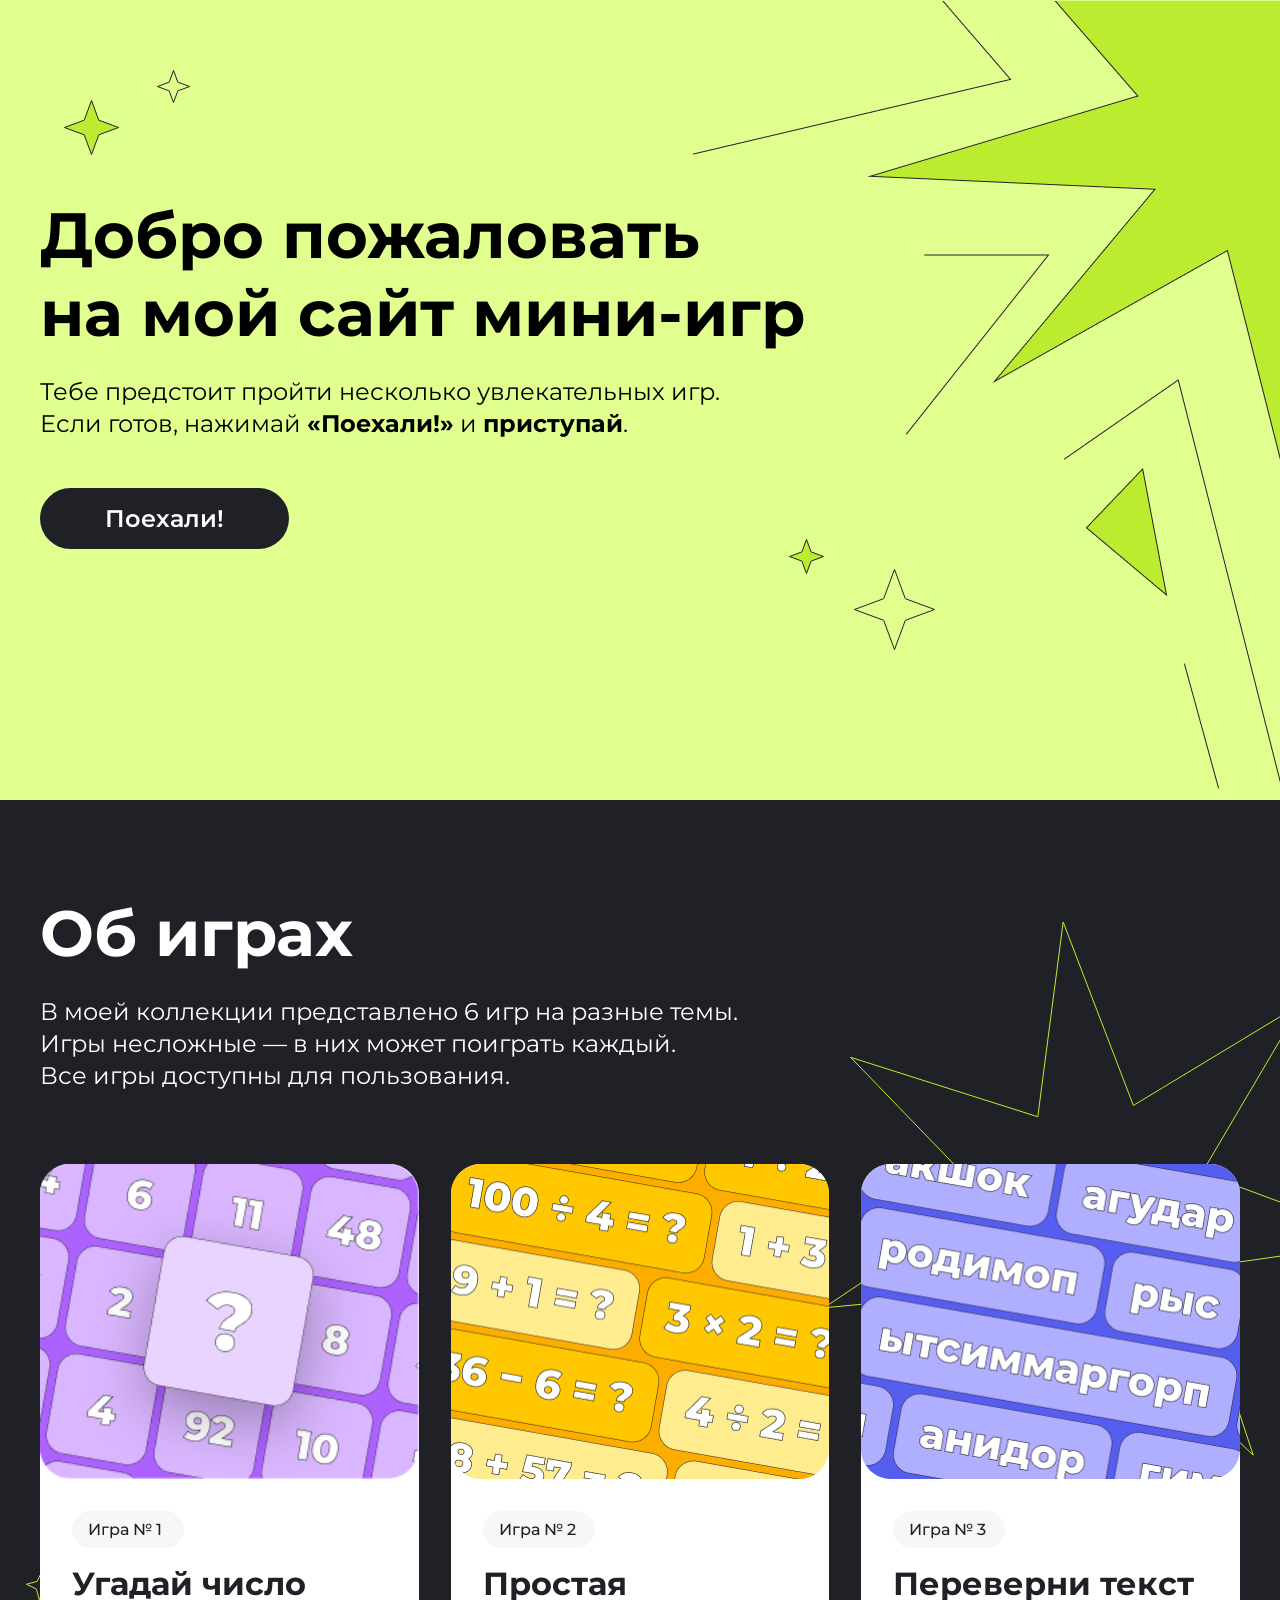
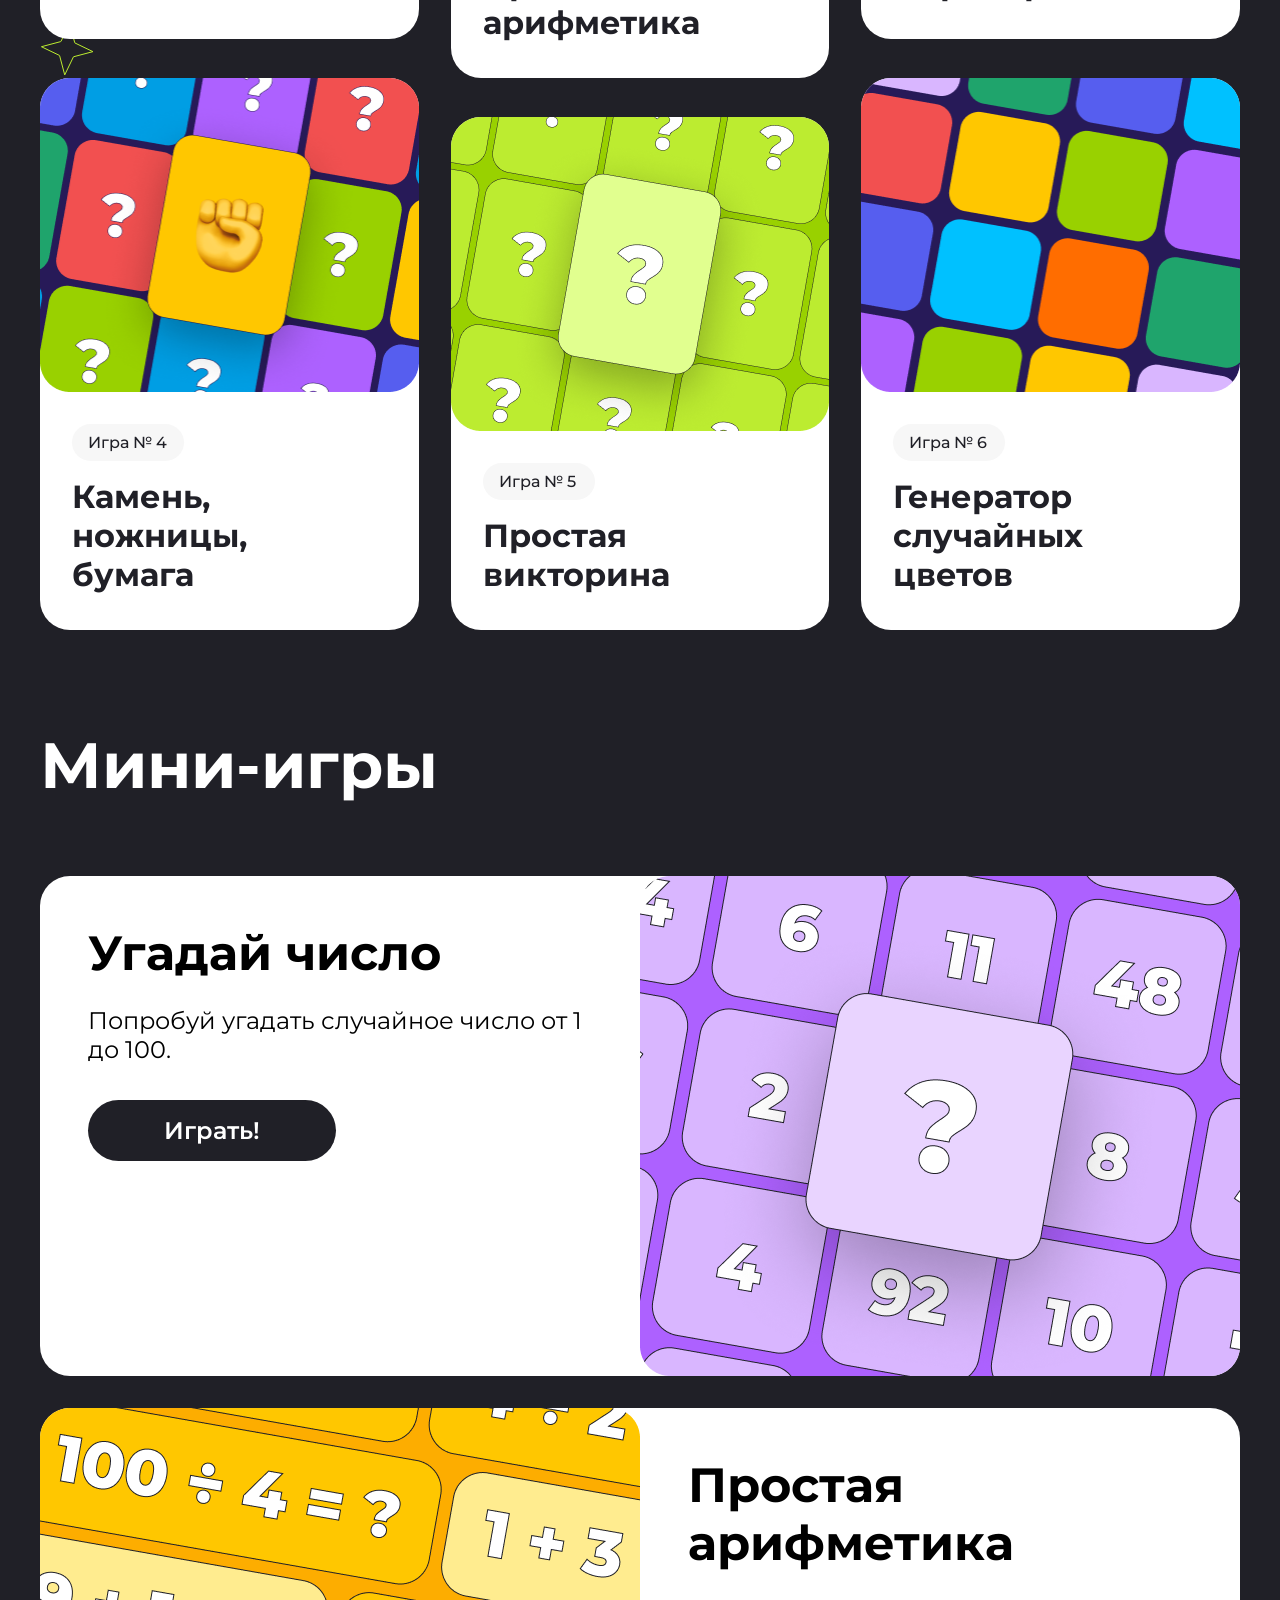
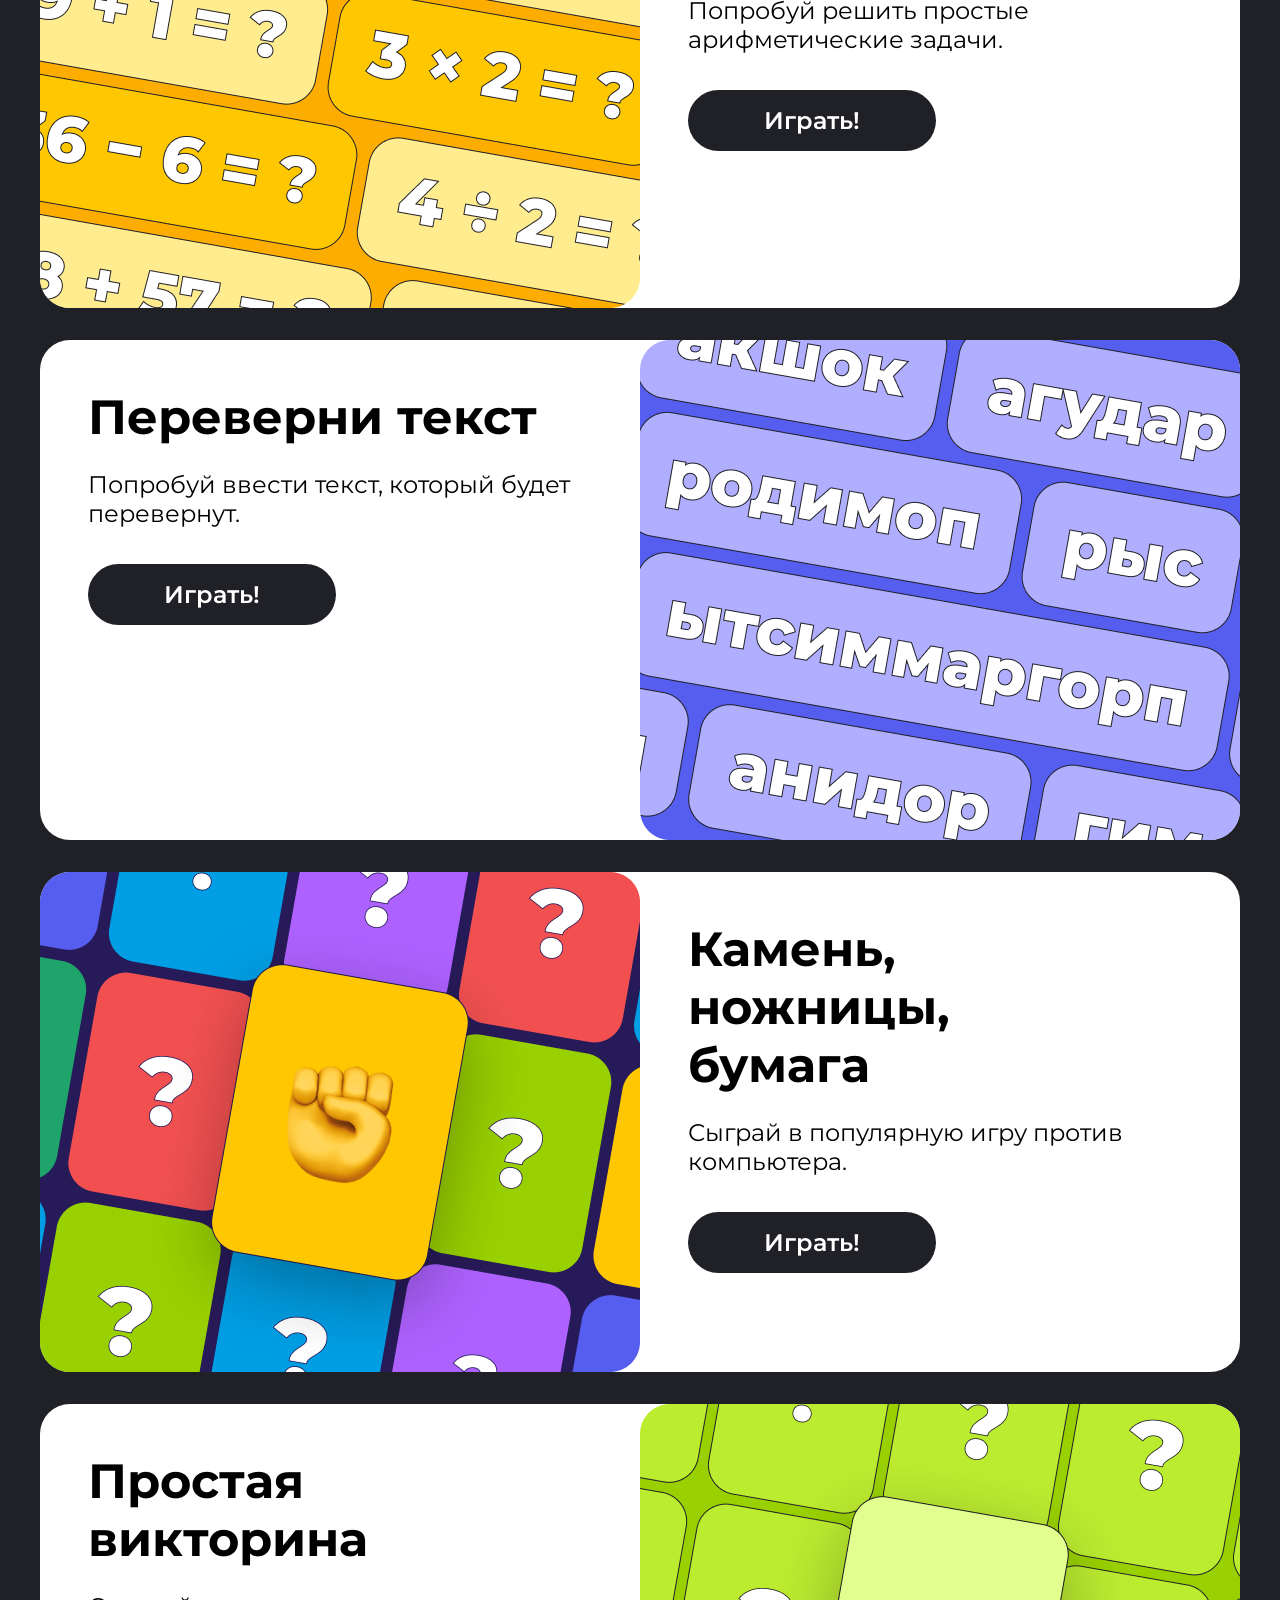
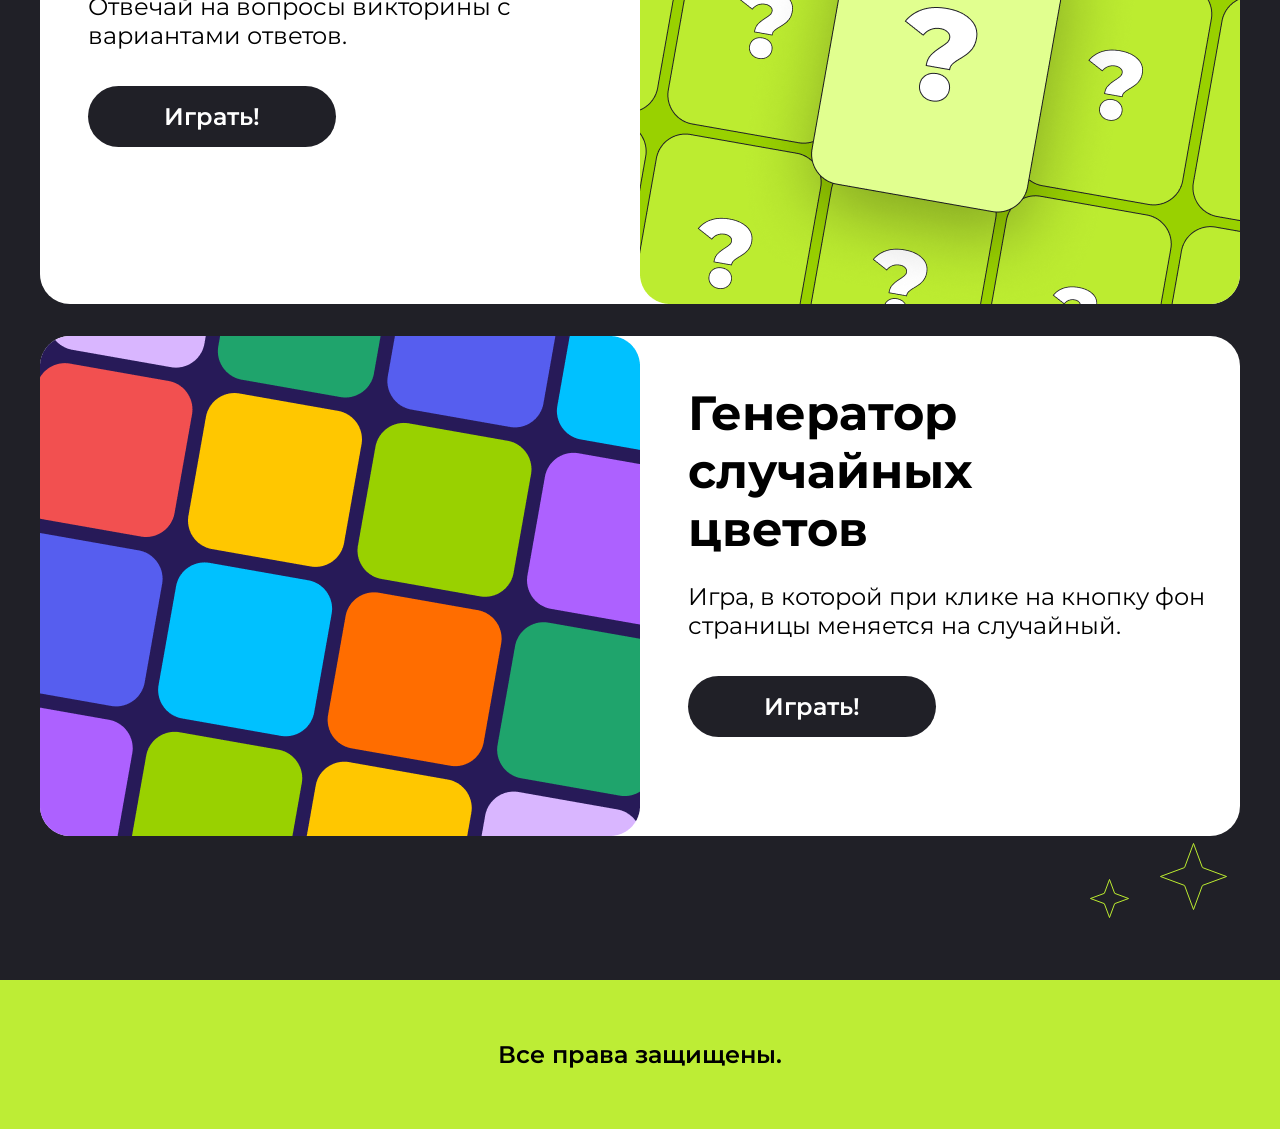
<file: index.html>
<!DOCTYPE html>
<html lang="ru">

<head>
    <meta charset="UTF-8">
    <meta name="viewport" content="width=device-width, initial-scale=1.0">
    <title>Document</title>

    <link rel="stylesheet" href="style.css">
    <link rel="preconnect" href="https://fonts.googleapis.com">
    <link rel="preconnect" href="https://fonts.gstatic.com" crossorigin>
    <link
        href="https://fonts.googleapis.com/css2?family=Libertinus+Math&family=Montserrat:ital,wght@0,100..900;1,100..900&display=swap"
        rel="stylesheet">
</head>

<body>
    <header class="header center">

        <h1 class="header__title">Добро пожаловать<br>на мой сайт мини-игр</h1>
        <p class="header__text">Тебе предстоит пройти несколько увлекательных игр.<br>Если готов, нажимай
            <strong>«Поехали!»</strong> и
            <strong>приступай</strong>.
        </p>
        <a href="#about-games" class="header__btn header__btn--desktop">Поехали!</a>
        <a href="#games" class="header__btn header__btn--mobile">Поехали!</a>
        <div class="header__star3"></div>
        <div class="header__star4"></div>
        <div class="header__star5"></div>
    </header>
    <div class="body center" id="about-games">
        <h2 class="body__title">Об играх</h2>
        <p class="body__text">В моей коллекции представлено 6 игр на разные темы.<br>Игры несложные — в них может
            поиграть
            каждый.<br>Все игры доступны для пользования.</p>

        <div class="body__about">
            <a href="#game-1" class="body__cart body__cart_small">
                <img src="image/about/Обложка.png" alt="cart">
                <p class="body__number">Игра № 1</p>
                <h3 class="body__name">Угадай число</h3>
            </a>
            <a href="#game-2" class="body__cart body__cart_big">
                <img src="image/about/Обложка1.png" alt="cart">
                <p class="body__number">Игра № 2</p>
                <h3 class="body__name">Простая<br>арифметика</h3>
            </a>
            <a href="#game-3" class="body__cart body__cart_small">
                <img src="image/about/Обложка2.png" alt="cart">
                <p class="body__number">Игра № 3</p>
                <h3 class="body__name">Переверни текст</h3>
            </a>
            <a href="#game-4" class="body__cart body__cart_big">
                <img src="image/about/Обложка3.png" alt="cart">
                <p class="body__number">Игра № 4</p>
                <h3 class="body__name">Камень,<br>ножницы,<br>бумага</h3>
            </a>
            <a href="#game-5" class="body__cart body__cart_small body__cart_order">
                <img src="image/about/Обложка4.png" alt="cart">
                <p class="body__number">Игра № 5</p>
                <h3 class="body__name">Простая<br>викторина</h3>
            </a>
            <a href="#game-6" class="body__cart body__cart_big body__cart_order">
                <img src="image/about/Обложка5.png" alt="cart">
                <p class="body__number">Игра № 6</p>
                <h3 class="body__name">Генератор<br>случайных<br>цветов</h3>
            </a>
        </div>
    </div>

    <div class="game center" id="games">
        <h2 class="game__title">Мини-игры</h2>
        <div class="game__container">
            <div class="game__cart game__cart_right" id="game-1">
                <img class="game__img" src="image/mini-game/Обложкакарточки1.png" alt="Обложка карточки">
                <div class="game__block game__block_right">
                    <h3 class="game__text">Угадай число</h3>
                    <p class="game__description">Попробуй угадать случайное число от 1 до 100.</p>
                    <a class="game__btn" href="#">Играть!</a>
                </div>
            </div>
            <div class="game__cart" id="game-2">
                <img class="game__img" src="image/mini-game/Обложкакарточки2.png" alt="Обложка карточки">
                <div class="game__block">
                    <h3 class="game__text">Простая<br>арифметика</h3>
                    <p class="game__description">Попробуй решить простые арифметические задачи.</p>
                    <a class="game__btn" href="#">Играть!</a>
                </div>
            </div>
            <div class="game__cart game__cart_right" id="game-3">
                <img class="game__img" src="image/mini-game/Обложкакарточки3.png" alt="Обложка карточки">
                <div class="game__block game__block_right">
                    <h3 class="game__text">Переверни текст</h3>
                    <p class="game__description">Попробуй ввести текст, который будет перевернут.</p>
                    <a class="game__btn" href="#">Играть!</a>
                </div>
            </div>
            <div class="game__cart" id="game-4">
                <img class="game__img" src="image/mini-game/Обложкакарточки4.png" alt="Обложка карточки">
                <div class="game__block">
                    <h3 class="game__text">Камень,<br>ножницы,<br>бумага</h3>
                    <p class="game__description">Сыграй в популярную игру против компьютера.</p>
                    <a class="game__btn" href="#">Играть!</a>
                </div>
            </div>
            <div class="game__cart game__cart_right" id="game-5">
                <img class="game__img" src="image/mini-game/Обложкакарточки5.png" alt="Обложка карточки">
                <div class="game__block game__block_right">
                    <h3 class="game__text">Простая<br>викторина</h3>
                    <p class="game__description">Отвечай на вопросы викторины с вариантами ответов.</p>
                    <a class="game__btn" href="#">Играть!</a>
                </div>
            </div>
            <div class="game__cart" id="game-6">
                <img class="game__img" src="image/mini-game/Обложкакарточки6.png" alt="Обложка карточки">
                <div class="game__block">
                    <h3 class="game__text">Генератор<br>случайных<br>цветов</h3>
                    <p class="game__description">Игра, в которой при клике на кнопку фон страницы меняется на случайный.
                    </p>
                    <a class="game__btn" href="#">Играть!</a>
                </div>
            </div>
        </div>

    </div>

    <footer class="footer center">
        <h2 class="footer__text">Все права защищены.</h2>
    </footer>
</body>

</html>
</file>
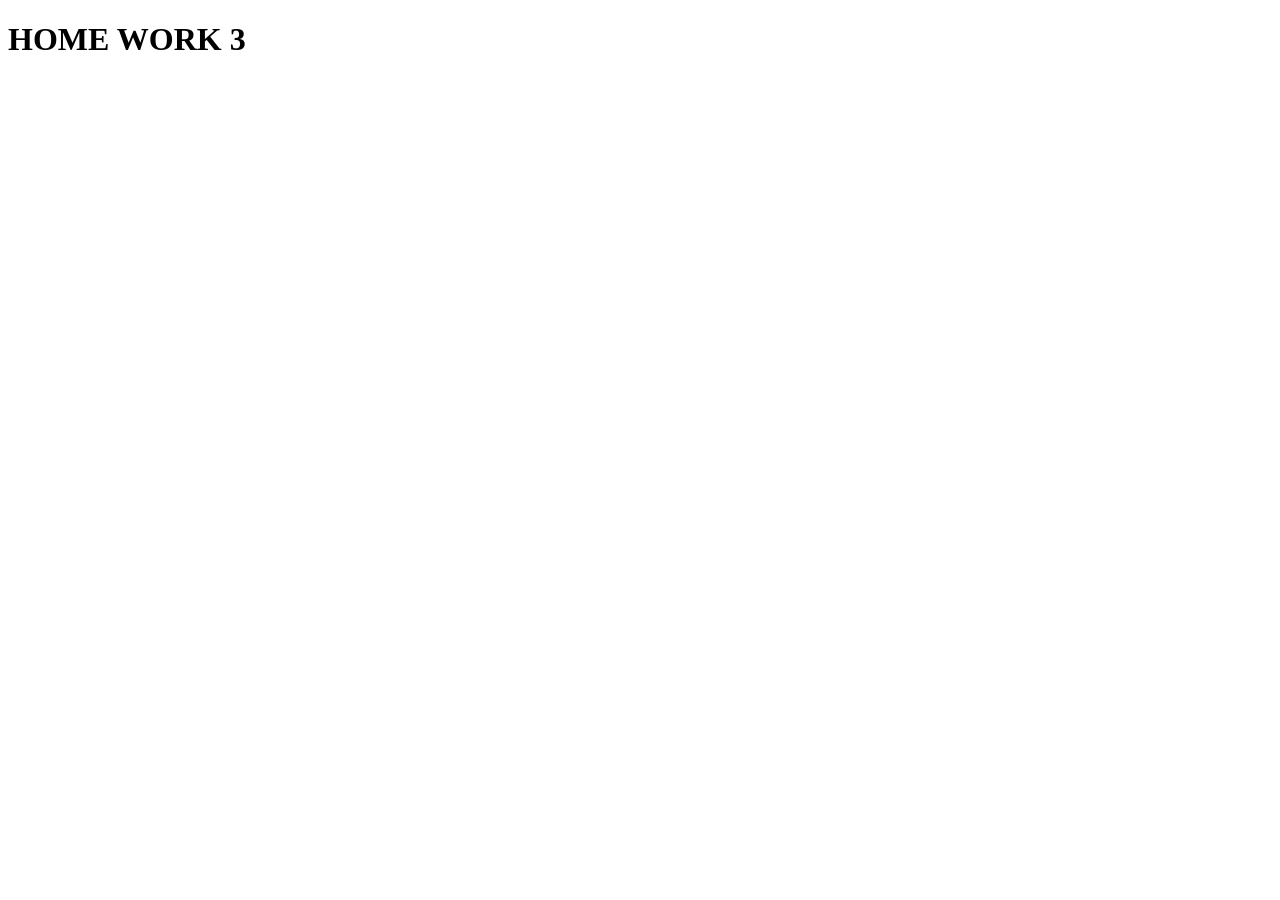
<file: hw-3/index.html>
<!DOCTYPE html>
<html lang="en">
<head>
    <meta charset="UTF-8">
    <meta name="viewport" content="width=device-width, initial-scale=1.0">
    <title>Document</title>
</head>
<body>
    <h1>HOME WORK 3</h1>
    <script src="script.js"></script>
</body>
</html>
</file>
<file: style.css>
.body {
  background-color: #202027;
  padding-top: 94px;
  padding-bottom: 96px;
  position: relative;
  z-index: 0;
}
.body__title {
  color: #fff;
  font-size: 64px;
  font-weight: 700;
  margin-bottom: 24px;
}
.body__title::after {
  content: url(image/Starbig.svg);
  position: absolute;
  right: 0;
  top: 120px;
  z-index: -1;
}
.body__text {
  color: #fff;
  font-size: 24px;
  line-height: 32px;
  margin-bottom: 72px;
}
.body__text::after {
  content: url(image/Star11.svg);
  position: absolute;
  left: 25px;
  top: 770px;
  z-index: -1;
}
.body__about {
  display: grid;
  -moz-column-gap: 32px;
       column-gap: 32px;
  grid-template-columns: repeat(12, 1fr);
  align-items: start;
}
.body__about::after {
  content: url(image/Star12.svg);
  position: absolute;
  left: 40px;
  top: 822px;
  z-index: -1;
}
.body__cart {
  display: block;
  background-color: #fff;
  border-radius: 30px;
  display: flex;
  flex-direction: column;
  gap: 16px;
  padding-bottom: 36px;
  grid-column: span 4;
  text-decoration: none;
  color: #202027;
}
.body__cart:hover {
  transform: scale(1.12);
  box-shadow: 0 16px 40px rgba(0, 0, 0, 0.7);
  z-index: 1;
}
.body__cart_order {
  align-self: flex-end;
}
.body__number {
  display: inline-block;
  font-weight: 500;
  margin-top: 16px;
  margin-left: 32px;
  width: 80px;
  font-size: 16px;
  padding: 9px 16px 9px 16px;
  background-color: #f7f7f7;
  border-radius: 52px;
}
.body__name {
  font-weight: 700;
  font-size: 32px;
  margin-left: 32px;
  margin-right: 32px;
}

.footer {
  padding-top: 60px;
  padding-bottom: 60px;
  background-color: #bded35;
  text-align: center;
}
.footer__text {
  font-size: 24px;
  font-weight: 600;
}

.game {
  background-color: #202027;
  position: relative;
}
.game__title {
  font-size: 64px;
  color: #FFFFFF;
  padding-bottom: 72px;
}
.game__title::after {
  content: url(image/Star10.svg);
  position: absolute;
  bottom: 45px;
  right: 150px;
}
.game__container {
  display: grid;
  grid-template-columns: repeat(1, 1fr);
  gap: 32px;
  padding-bottom: 144px;
}
.game__container::after {
  content: url(image/Star8.svg);
  position: absolute;
  bottom: 65px;
  right: 52px;
}
.game__cart {
  display: flex;
  gap: 48px;
  background-color: #FFFFFF;
  border-radius: 30px;
}
.game__cart_right {
  flex-direction: row-reverse;
}
.game__block {
  display: flex;
  flex-direction: column;
  gap: 24px;
  flex: 1;
  margin-top: 48px;
  align-items: flex-start;
}
.game__block_right {
  align-items: flex-start;
  margin-left: 48px;
}
.game__text {
  font-size: 48px;
}
.game__description {
  font-size: 24px;
  font-weight: 400;
}
.game__btn {
  display: block;
  background-color: #202027;
  border-radius: 60px;
  text-decoration: none;
  color: #FFFFFF;
  padding: 16px 76px;
  margin-top: 12px;
  transition: all 0.3s ease;
  font-weight: 600;
  font-size: 24px;
}
.game__btn:hover {
  background-color: #fff;
  border: solid #000000 1px;
  color: #000000;
}

.header {
  background-color: #e1ff8f;
  height: 800px;
  background-image: url(image/header-star.png);
  background-repeat: no-repeat;
  background-position: right;
  position: relative;
}
.header__title {
  padding-top: 196px;
  font-size: 64px;
  font-weight: 700;
  margin-bottom: 24px;
}
.header__title::after {
  content: url(./image/Star2.svg);
  position: absolute;
  top: 94px;
  left: 63px;
}
.header__star3::after {
  content: url(image/Star3.svg);
  position: absolute;
  top: 69px;
  left: 156px;
}
.header__star4::after {
  content: url(image/Star4.svg);
  position: absolute;
  top: 568px;
  right: 344px;
}
.header__star5::after {
  content: url(image/Star5.svg);
  position: absolute;
  top: 538px;
  right: 455px;
}
.header__text {
  font-weight: 400;
  font-size: 24px;
  line-height: 32px;
  margin-bottom: 48px;
}
.header__btn {
  font-size: 24px;
  font-weight: 600;
  background-color: #202027;
  text-decoration: none;
  color: white;
  padding: 16px 65px;
  border-radius: 60px;
}
.header__btn:hover {
  background-color: #fff;
  border: solid #000000 1px;
  color: #000000;
  font-weight: 600;
}
.header__btn--desktop {
  display: inline-block;
}
.header__btn--mobile {
  display: none;
}

@media (max-width: 767px) {
  .center {
    padding-left: 16px;
    padding-right: 16px;
  }
  .header {
    height: 700px;
    background-image: none;
    display: flex;
    flex-direction: column;
    align-items: center;
  }
  .header__title {
    padding-top: 147px;
    font-size: 40px;
    text-align: center;
    padding-left: 40px;
    padding-right: 40px;
  }
  .header__title::before {
    content: url(image/starmob/bigstarmob.png);
    position: absolute;
    right: 0;
    top: 0;
  }
  .header__title::after {
    content: url(./image/starmob/Star2.svg);
    position: absolute;
    top: 97px;
    left: 37px;
  }
  .header__star3::after {
    content: url(image/starmob/Star3.svg);
    position: absolute;
    top: 64px;
    left: 91px;
  }
  .header__star4::after {
    content: url(image/starmob/Star4.svg);
    position: absolute;
    top: 580px;
    right: 34px;
  }
  .header__star5::after {
    content: url(image/starmob/Star5.svg);
    position: absolute;
    top: 557px;
    right: 86px;
  }
  .header__text {
    font-size: 16px;
    margin-bottom: 36px;
    text-align: center;
    line-height: 100%;
  }
  .header__btn {
    font-size: 16px;
    align-items: center;
    padding: 16px 102px;
  }
  .header__btn--desktop {
    display: none;
  }
  .header__btn--mobile {
    display: inline-block;
  }
  .body {
    display: none;
  }
  .game__title {
    font-size: 40px;
    padding-top: 48px;
    padding-bottom: 48px;
  }
  .game__title::after {
    content: none;
  }
  .game__container {
    grid-column: 1/-1;
    gap: 24px;
    padding-bottom: 10px;
  }
  .game__container::after {
    content: none;
  }
  .game__cart {
    display: flex;
    flex-direction: column;
    gap: 30px;
  }
  .game__block {
    gap: 16px;
    margin-top: 0px;
    padding-left: 30px;
    padding-right: 30px;
    padding-bottom: 32px;
  }
  .game__block_right {
    margin-left: 0px;
  }
  .game__text {
    font-size: 32px;
  }
  .game__description {
    font-size: 16px;
  }
  .game__btn {
    display: block;
    font-size: 16px;
    align-items: center;
    padding: 16px 110px;
    margin-top: 12px;
  }
  .game__img {
    width: 100%;
  }
  .footer {
    padding-top: 40px;
    padding-bottom: 40px;
    height: 20px;
  }
  .footer__text {
    font-size: 16px;
  }
}
* {
  margin: 0;
  padding: 0;
}

.center {
  font-family: Montserrat;
}
@media (min-width: 768px) {
  .center {
    padding-left: calc(50% - 600px);
    padding-right: calc(50% - 600px);
  }
}/*# sourceMappingURL=style.css.map */
</file>
